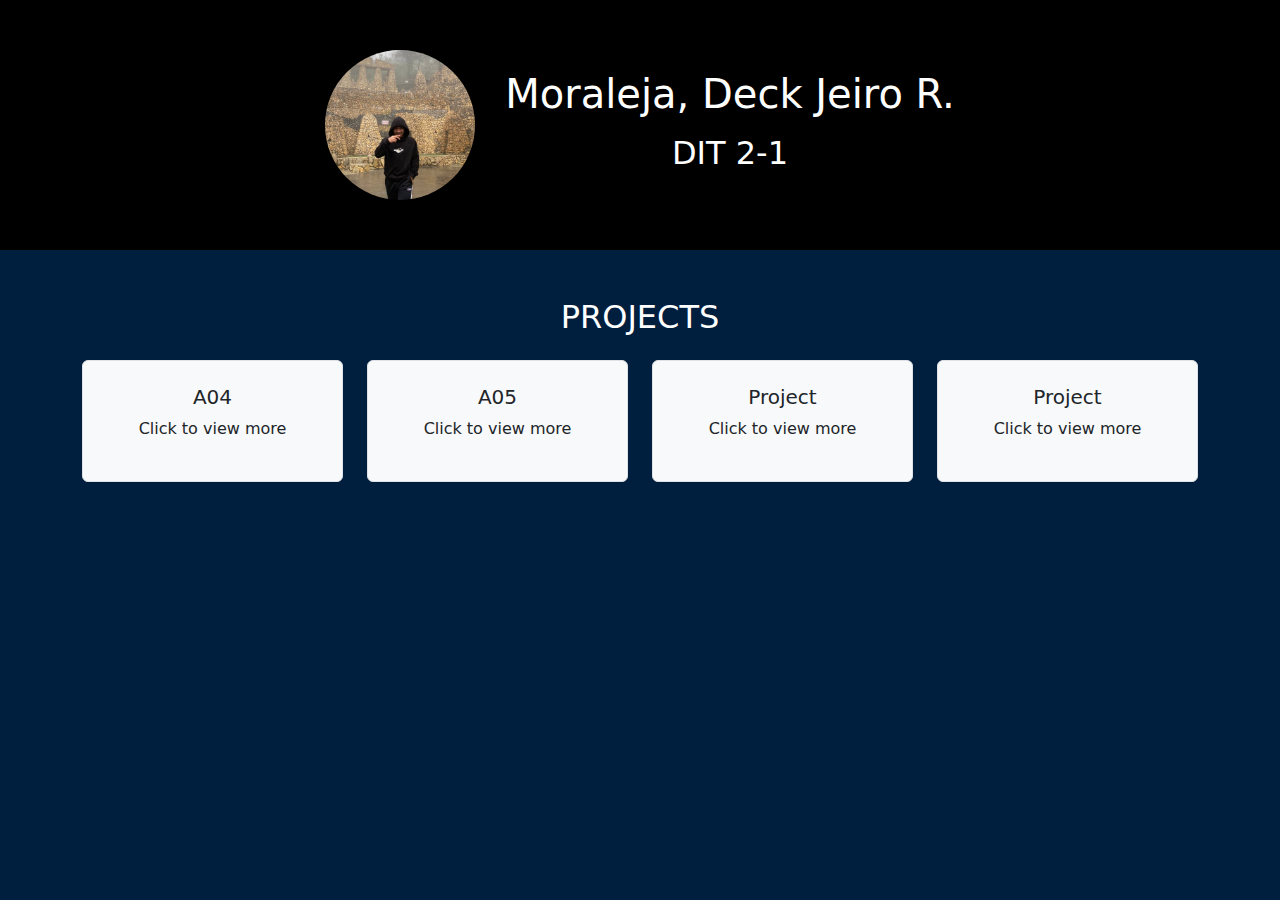
<file: index.html>
<!doctype html>
<html lang="en">

<head>
    <meta charset="utf-8">
    <meta name="viewport" content="width=device-width, initial-scale=1">
    <title>JEIRO'S PORTFOLIO</title>
    <link href="https://cdn.jsdelivr.net/npm/bootstrap@5.3.4/dist/css/bootstrap.min.css" rel="stylesheet">
    <style>
        body {
            background-color: #001f3f;
        }

        .hover-shadow:hover {
            box-shadow: 0 0.5rem 1rem rgba(45, 38, 87, 0.15);
            transform: translateY(-5px);
            transition: all 0.3s ease;
        }

    
        .header {
            height: 250px;
            display: flex;
            align-items: center;
            justify-content: center;
        }


        .circle-image {
            width: 150px;
            height: 150px;
            border-radius: 50%;
            background-color: white;
            margin-right: 30px;
            overflow: hidden;
            display: flex;
            justify-content: center;
            align-items: center;
        }

        .circle-image img {
            width: 150%;
            height: 150%;
            object-fit: cover;
        }

 
        .header-title {
            color: white;
        }
    </style>
</head>

<body>
    
    <div class="container-fluid text-center py-3 header" style="background-color: rgb(0, 0, 0);">
        <div class="d-flex align-items-center">
     
            <div class="circle-image">
                <img src="photo_2024-09-21_12-20-08.jpg" alt="Image">
            </div>
            <div>
                <h1 class="header-title">Moraleja, Deck Jeiro R.</h1>
               
                <h2 class="mt-3 text-white">DIT 2-1</h2>
            </div>
        </div>
    </div>
  
    <div class="container my-5">
        <h2 class="text-center mb-4 text-white">PROJECTS</h2>
        <div class="row text-center">
      
            <div class="col-md-3 mb-4">
                <a href="A04/index.html" class="text-decoration-none text-dark">
                    <div class="p-4 border bg-light rounded shadow-sm hover-shadow">
                        <h5>A04</h5>
                        <p>Click to view more</p>
                    </div>
                </a>
            </div>

          
            <div class="col-md-3 mb-4">
                <a href="#" class="text-decoration-none text-dark">
                    <div class="p-4 border bg-light rounded shadow-sm hover-shadow">
                        <h5>A05</h5>
                        <p>Click to view more</p>
                    </div>
                </a>
            </div>

        
            <div class="col-md-3 mb-4">
                <a href="#" class="text-decoration-none text-dark">
                    <div class="p-4 border bg-light rounded shadow-sm hover-shadow">
                        <h5>Project</h5>
                        <p>Click to view more</p>
                    </div>
                </a>
            </div>

         
            <div class="col-md-3 mb-4">
                <a href="#" class="text-decoration-none text-dark">
                    <div class="p-4 border bg-light rounded shadow-sm hover-shadow">
                        <h5>Project</h5>
                        <p>Click to view more</p>
                    </div>
                </a>
            </div>
        </div>
    </div>
</body>

</html>
</file>
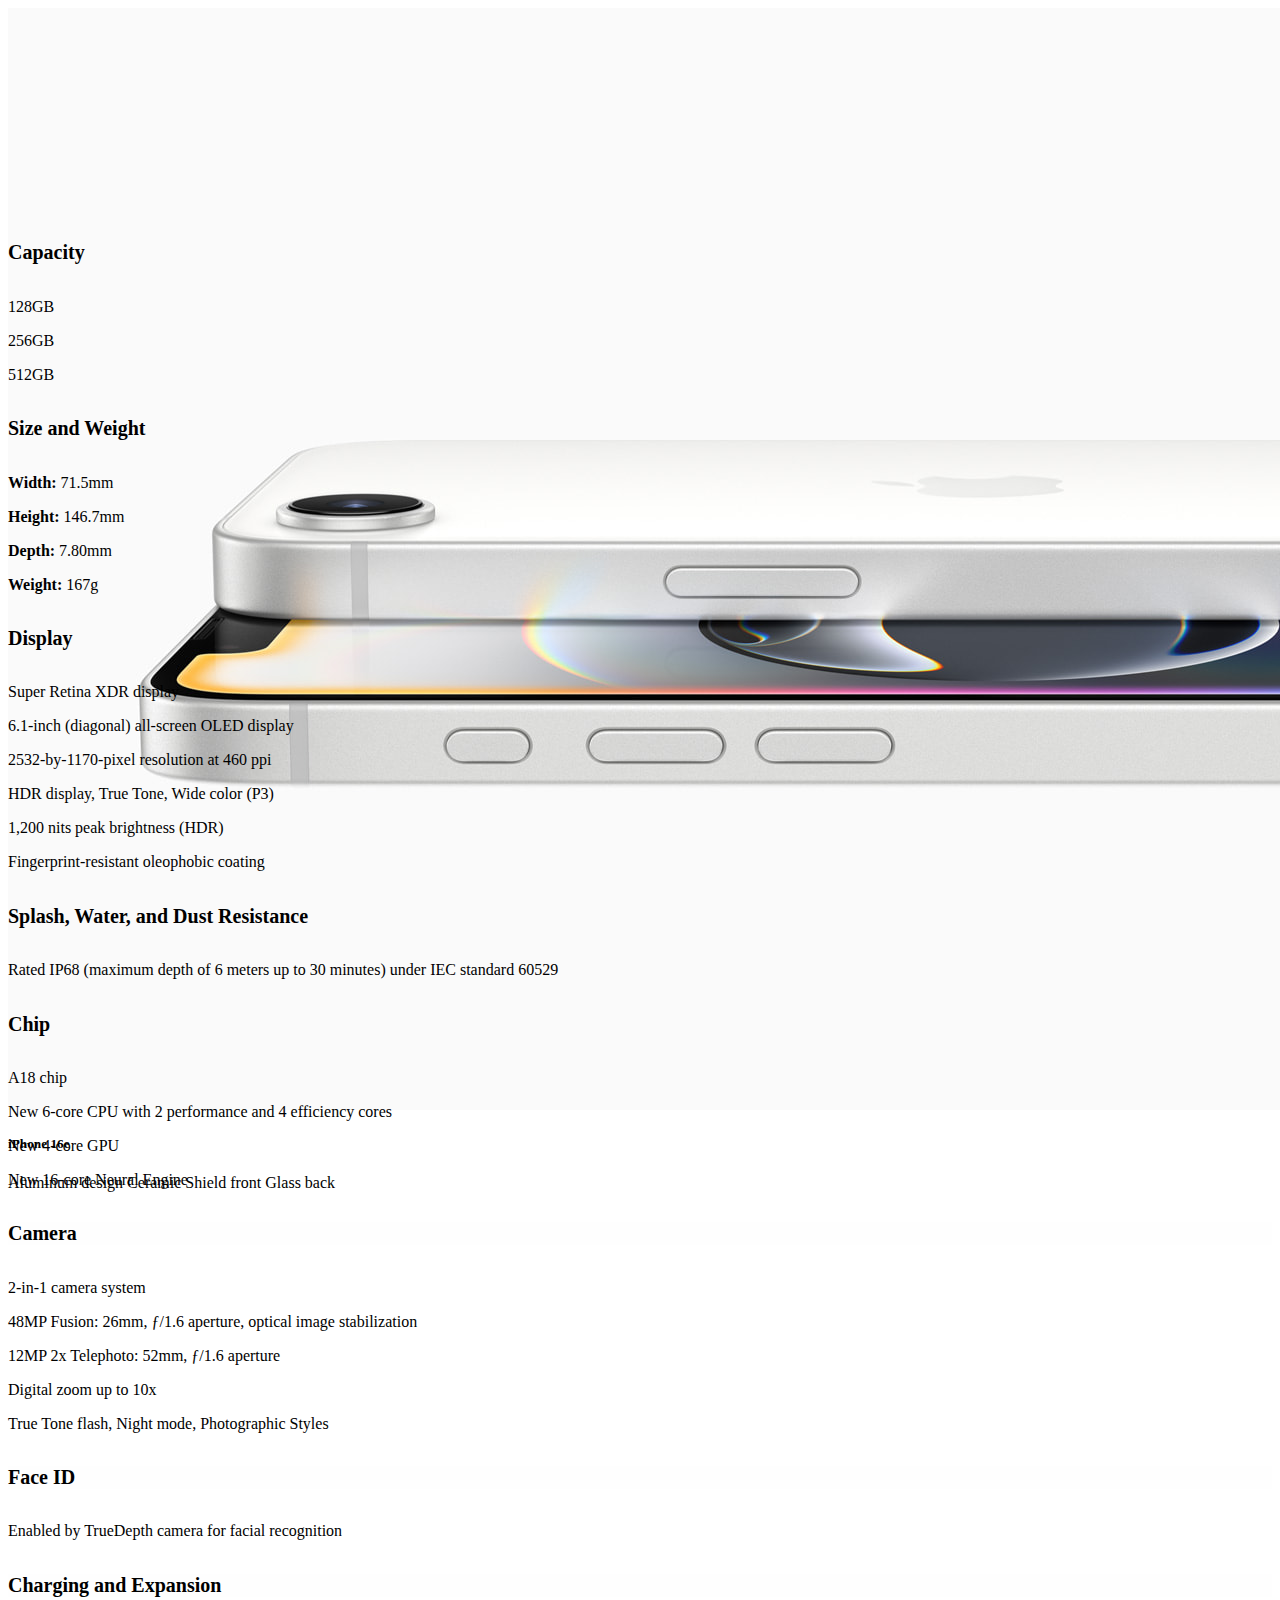
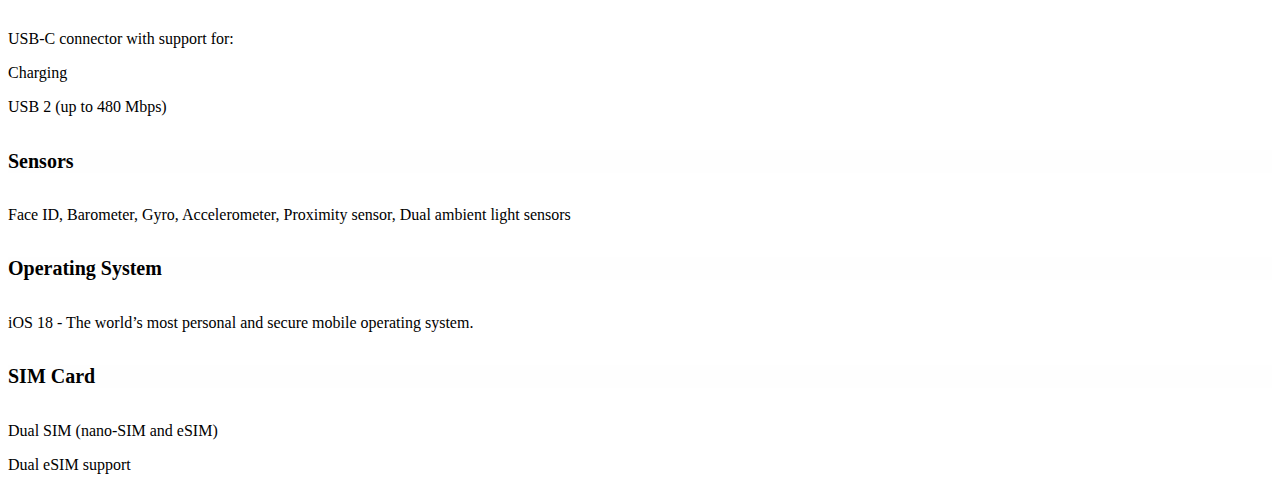
<file: A04/index.html>
<!doctype html>
<html lang="en">

<head>
  <meta charset="utf-8">
  <meta name="viewport" content="width=device-width, initial-scale=1">
  <title>AO4 - iPhone 16e Specs</title>
  <link href="https://cdn.jsdelivr.net/npm/bootstrap@5.3.5/dist/css/bootstrap.min.css" rel="stylesheet"
    integrity="sha384-SgOJa3DmI69IUzQ2PVdRZhwQ+dy64/BUtbMJw1MZ8t5HZApcHrRKUc4W0kG879m7" crossorigin="anonymous">
  <style>
    .spec-card h5 {
      font-size: 1.25rem;
      font-weight: bold;
    }
    .spec-card p {
      font-size: 1rem;
    }
    .card-header {
      background-color: #fefefe;
      color: rgb(0, 0, 0);
    }
  </style>
</head>

<body>

  <div class="container-fluid">
 
    <div class="row text-center">
      <div class="col-12">
        <div class="card shadow my-3 rounded-5 position-relative overflow-hidden"
          style="height: 200px; background-color: #286478;">
          <img src="Apple-iPhone-16e-2-up-250219_big.jpg.large_2x.jpg" alt="iPhone 16e" class="w-100 h-100 object-fit-cover position-absolute top-0 start-0">
          <div class="position-absolute top-0 start-0 w-100 h-100 d-flex flex-column justify-content-center align-items-center z-2">
            <h5 class="text-black fw-bold m-0">iPhone 16e</h5>
            <p class="text-black m-0 text-center">
              Aluminum design Ceramic Shield front
              Glass back
            </p>
          </div>
        </div>
      </div>
    </div>

   
    <div class="row text-center mt-5">
      <div class="col-md-6">
        <div class="card shadow my-3 rounded-5 spec-card">
          <div class="card-header">
            <h5 class="m-0">Capacity</h5>
          </div>
          <div class="card-body">
            <p>128GB</p>
            <p>256GB</p>
            <p>512GB</p>
          </div>
        </div>
      </div>
      
      <div class="col-md-6">
        <div class="card shadow my-3 rounded-5 spec-card">
          <div class="card-header">
            <h5 class="m-0">Size and Weight</h5>
          </div>
          <div class="card-body">
            <p><strong>Width:</strong> 71.5mm</p>
            <p><strong>Height:</strong> 146.7mm</p>
            <p><strong>Depth:</strong> 7.80mm</p>
            <p><strong>Weight:</strong> 167g</p>
          </div>
        </div>
      </div>

      <div class="col-md-6">
        <div class="card shadow my-3 rounded-5 spec-card">
          <div class="card-header">
            <h5 class="m-0">Display</h5>
          </div>
          <div class="card-body">
            <p>Super Retina XDR display</p>
            <p>6.1-inch (diagonal) all-screen OLED display</p>
            <p>2532-by-1170-pixel resolution at 460 ppi</p>
            <p>HDR display, True Tone, Wide color (P3)</p>
            <p>1,200 nits peak brightness (HDR)</p>
            <p>Fingerprint-resistant oleophobic coating</p>
          </div>
        </div>
      </div>

      <div class="col-md-6">
        <div class="card shadow my-3 rounded-5 spec-card">
          <div class="card-header">
            <h5 class="m-0">Splash, Water, and Dust Resistance</h5>
          </div>
          <div class="card-body">
            <p>Rated IP68 (maximum depth of 6 meters up to 30 minutes) under IEC standard 60529</p>
          </div>
        </div>
      </div>

      <div class="col-md-6">
        <div class="card shadow my-3 rounded-5 spec-card">
          <div class="card-header">
            <h5 class="m-0">Chip</h5>
          </div>
          <div class="card-body">
            <p>A18 chip</p>
            <p>New 6-core CPU with 2 performance and 4 efficiency cores</p>
            <p>New 4-core GPU</p>
            <p>New 16-core Neural Engine</p>
          </div>
        </div>
      </div>

      <div class="col-md-6">
        <div class="card shadow my-3 rounded-5 spec-card">
          <div class="card-header">
            <h5 class="m-0">Camera</h5>
          </div>
          <div class="card-body">
            <p>2-in-1 camera system</p>
            <p>48MP Fusion: 26mm, ƒ/1.6 aperture, optical image stabilization</p>
            <p>12MP 2x Telephoto: 52mm, ƒ/1.6 aperture</p>
            <p>Digital zoom up to 10x</p>
            <p>True Tone flash, Night mode, Photographic Styles</p>
          </div>
        </div>
      </div>

      <div class="col-md-6">
        <div class="card shadow my-3 rounded-5 spec-card">
          <div class="card-header">
            <h5 class="m-0">Face ID</h5>
          </div>
          <div class="card-body">
            <p>Enabled by TrueDepth camera for facial recognition</p>
          </div>
        </div>
      </div>

      <div class="col-md-6">
        <div class="card shadow my-3 rounded-5 spec-card">
          <div class="card-header">
            <h5 class="m-0">Charging and Expansion</h5>
          </div>
          <div class="card-body">
            <p>USB-C connector with support for:</p>
            <p>Charging</p>
            <p>USB 2 (up to 480 Mbps)</p>
          </div>
        </div>
      </div>

      <div class="col-md-6">
        <div class="card shadow my-3 rounded-5 spec-card">
          <div class="card-header">
            <h5 class="m-0">Sensors</h5>
          </div>
          <div class="card-body">
            <p>Face ID, Barometer, Gyro, Accelerometer, Proximity sensor, Dual ambient light sensors</p>
          </div>
        </div>
      </div>

      <div class="col-md-6">
        <div class="card shadow my-3 rounded-5 spec-card">
          <div class="card-header">
            <h5 class="m-0">Operating System</h5>
          </div>
          <div class="card-body">
            <p>iOS 18 - The world’s most personal and secure mobile operating system.</p>
          </div>
        </div>
      </div>

      <div class="col-md-6">
        <div class="card shadow my-3 rounded-5 spec-card">
          <div class="card-header">
            <h5 class="m-0">SIM Card</h5>
          </div>
          <div class="card-body">
            <p>Dual SIM (nano-SIM and eSIM)</p>
            <p>Dual eSIM support</p>
          </div>
        </div>
      </div>
    </div>
  </div>

</body>

</html>
</file>
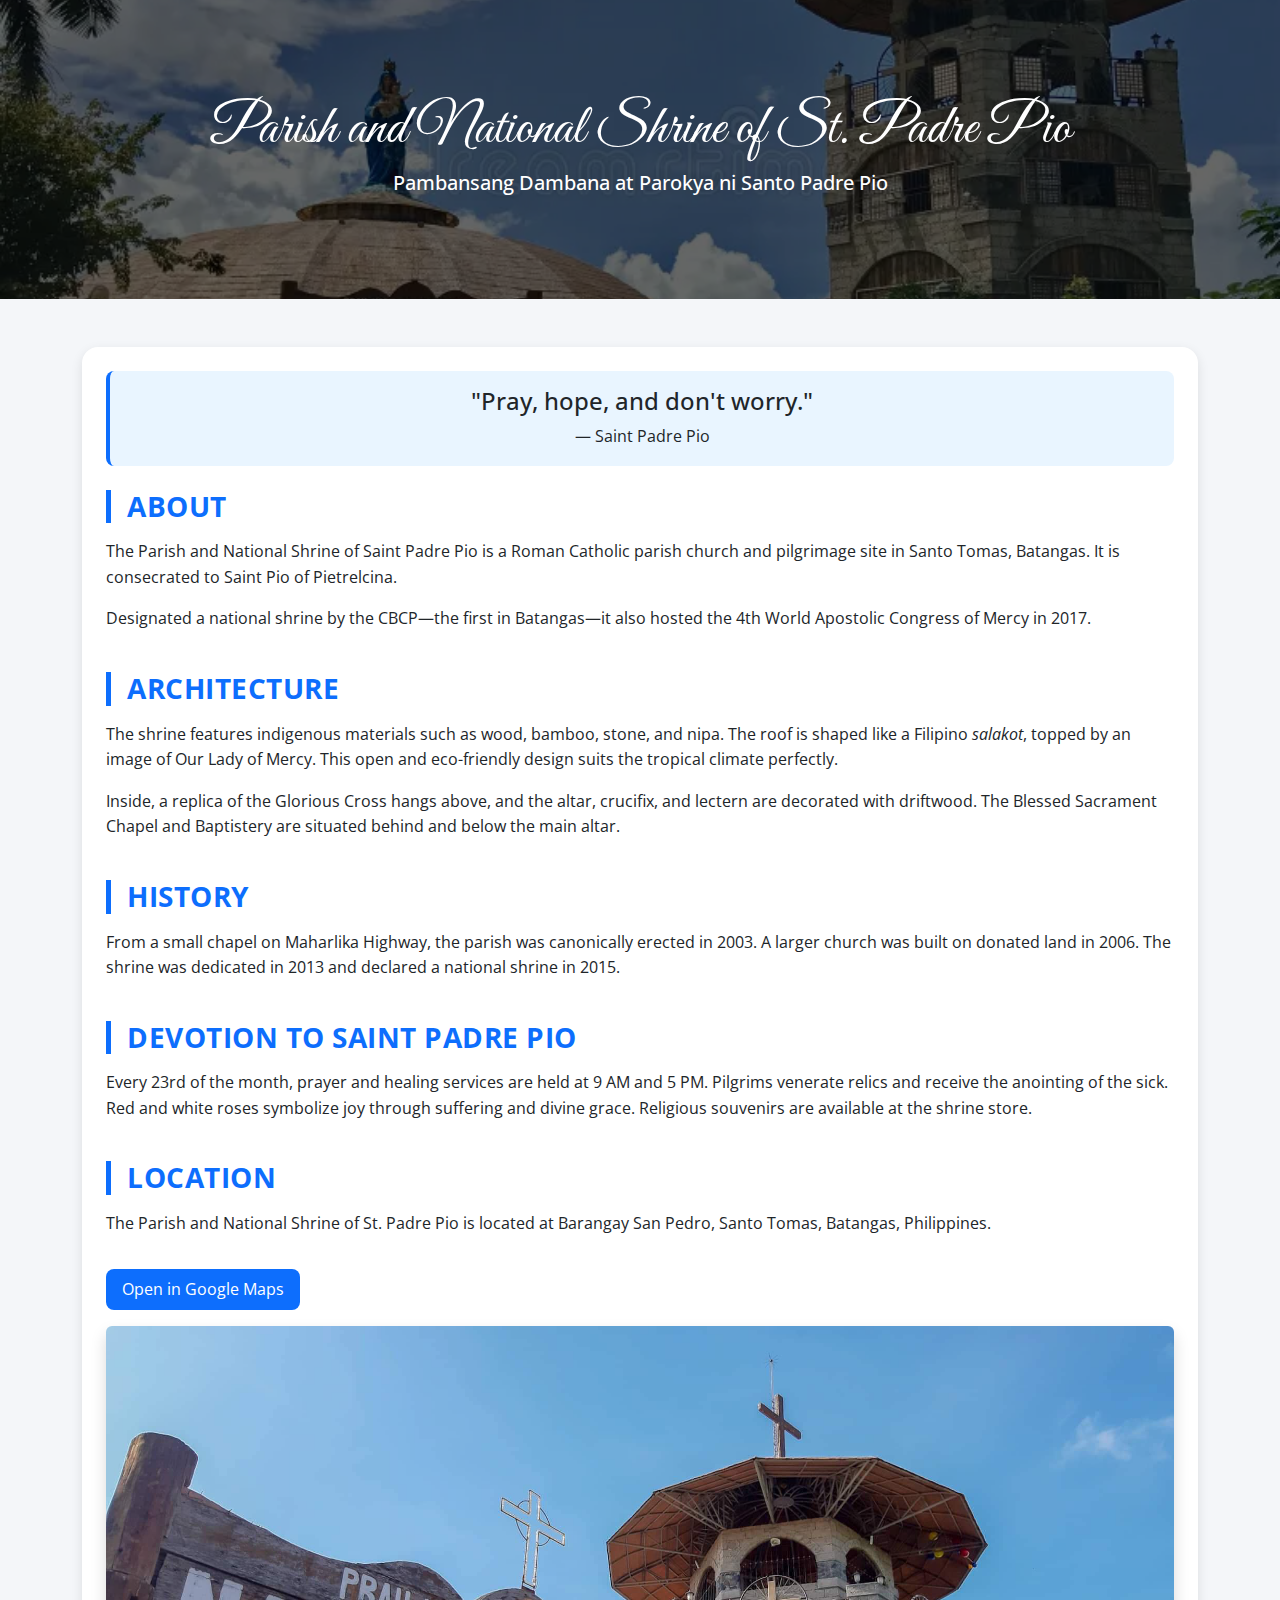
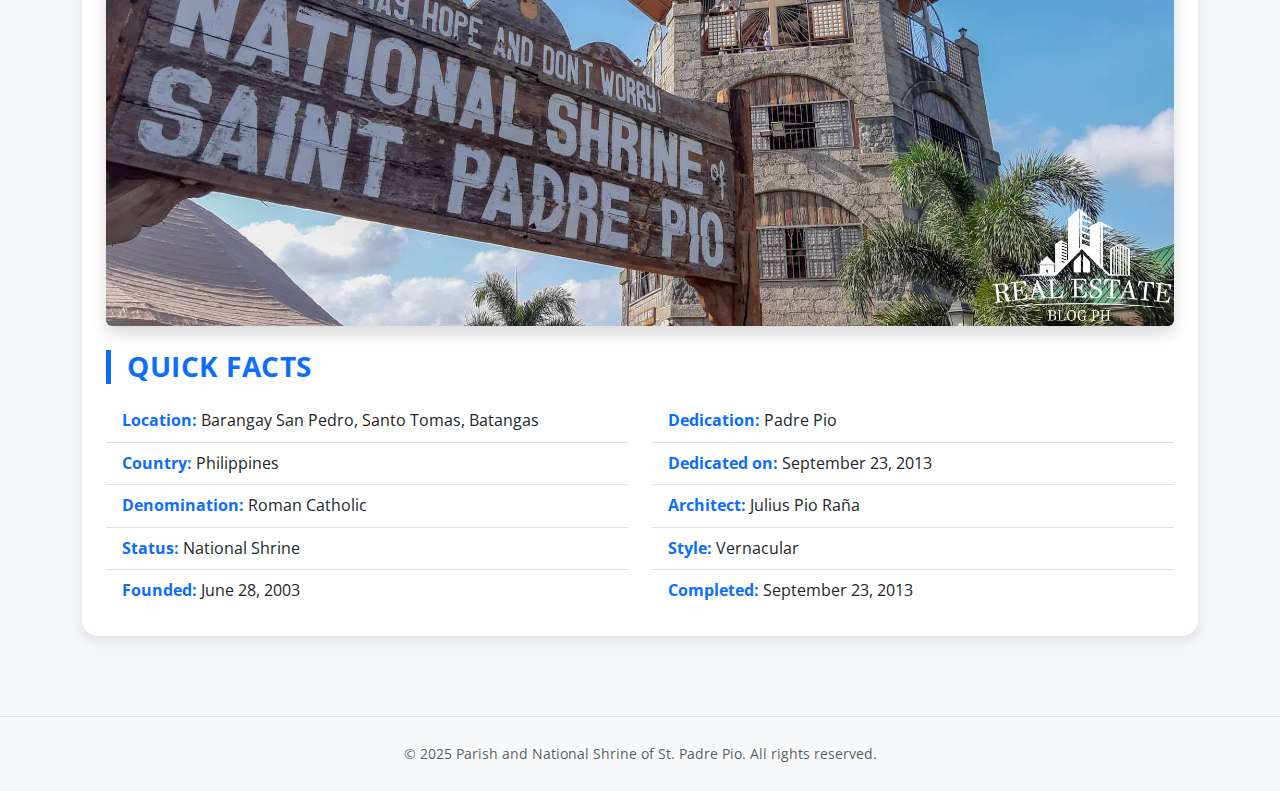
<file: A05/index.html>
<!doctype html>
<html lang="en">

<head>
  <meta charset="utf-8">
  <meta name="viewport" content="width=device-width, initial-scale=1">
  <title>Padre Pio Shrine</title>
  <link href="https://cdn.jsdelivr.net/npm/bootstrap@5.3.5/dist/css/bootstrap.min.css" rel="stylesheet">
  <link href="https://fonts.googleapis.com/css2?family=Great+Vibes&family=Open+Sans:wght@300;400;600&display=swap" rel="stylesheet">
  <style>
    body {
      font-family: 'Open Sans', sans-serif;
      line-height: 1.6;
      background-color: #f4f6f9;
    }

    header {
      background: url('shrine-saint-padre-pio-located-sto-tomas-batangas-philippines-98920430.webp') center center / cover no-repeat;
      color: white;
      text-align: center;
      position: relative;
    }

    header::before {
      content: "";
      position: absolute;
      top: 0;
      left: 0;
      width: 100%;
      height: 100%;
      background-color: rgba(0, 0, 0, 0.6);
      z-index: 0;
    }

    header .container {
      position: relative;
      z-index: 1;
      padding: 6rem 1rem;
    }

    header h1 {
      font-family: 'Great Vibes', cursive;
      font-size: 3rem;
    }

    .section-title {
      border-left: 5px solid #0d6efd;
      padding-left: 1rem;
      margin-bottom: 1rem;
      font-weight: bold;
      font-size: 1.75rem;
      color: #0d6efd;
      text-transform: uppercase;
      letter-spacing: 0.5px;
    }

    footer {
      border-top: 1px solid #dee2e6;
      background-color: #f8f9fa;
    }

    .list-group-item strong {
      color: #0d6efd;
    }

    .card {
      border: none;
      border-radius: 1rem;
      box-shadow: 0 4px 12px rgba(0, 0, 0, 0.1);
      margin-bottom: 2rem;
      background-color: #ffffff;
    }

    a.btn-map {
      display: inline-block;
      margin-top: 1rem;
      background-color: #0d6efd;
      color: white;
      padding: 0.5rem 1rem;
      border-radius: 0.5rem;
      text-decoration: none;
      transition: background-color 0.3s;
    }

    a.btn-map:hover {
      background-color: #084298;
      color: #fff;
    }

    .highlight {
      background-color: #e9f5ff;
      padding: 1rem;
      border-left: 4px solid #0d6efd;
      border-radius: 0.5rem;
      margin-bottom: 1.5rem;
    }
  </style>
</head>

<body>
  <header>
    <div class="container">
      <h1 class="display-4">Parish and National Shrine of St. Padre Pio</h1>
      <h2 class="h5">Pambansang Dambana at Parokya ni Santo Padre Pio</h2>
    </div>
  </header>

  <main class="container py-5">
    <div class="card p-4">
      <div class="highlight text-center">
        <h4 class="mb-2">"Pray, hope, and don't worry."</h4>
        <p class="mb-0">— Saint Padre Pio</p>
      </div>

      <section class="mb-4">
        <h3 class="section-title" id="about" title="About the Shrine" aria-label="About the Shrine">About</h3>
        <p>The Parish and National Shrine of Saint Padre Pio is a Roman Catholic parish church and pilgrimage site in Santo Tomas, Batangas. It is consecrated to Saint Pio of Pietrelcina.</p>
        <p>Designated a national shrine by the CBCP—the first in Batangas—it also hosted the 4th World Apostolic Congress of Mercy in 2017.</p>
      </section>

      <section class="mb-4">
        <h3 class="section-title" id="architecture" title="Architectural Style and Design" aria-label="Architecture of the Shrine">Architecture</h3>
        <p>The shrine features indigenous materials such as wood, bamboo, stone, and nipa. The roof is shaped like a Filipino <em>salakot</em>, topped by an image of Our Lady of Mercy. This open and eco-friendly design suits the tropical climate perfectly.</p>
        <p>Inside, a replica of the Glorious Cross hangs above, and the altar, crucifix, and lectern are decorated with driftwood. The Blessed Sacrament Chapel and Baptistery are situated behind and below the main altar.</p>
      </section>

      <section class="mb-4">
        <h3 class="section-title" id="history" title="Historical Background" aria-label="History of the Shrine">History</h3>
        <p>From a small chapel on Maharlika Highway, the parish was canonically erected in 2003. A larger church was built on donated land in 2006. The shrine was dedicated in 2013 and declared a national shrine in 2015.</p>
      </section>

      <section class="mb-4">
        <h3 class="section-title" id="devotion" title="Devotional Activities" aria-label="Devotion to Saint Padre Pio">Devotion to Saint Padre Pio</h3>
        <p>Every 23rd of the month, prayer and healing services are held at 9 AM and 5 PM. Pilgrims venerate relics and receive the anointing of the sick. Red and white roses symbolize joy through suffering and divine grace. Religious souvenirs are available at the shrine store.</p>
      </section>

      <section class="mb-4">
        <h3 class="section-title" id="location" title="Shrine Location" aria-label="Location of the Shrine">Location</h3>
        <p>The Parish and National Shrine of St. Padre Pio is located at Barangay San Pedro, Santo Tomas, Batangas, Philippines.</p>
        <a class="btn-map" href="https://www.google.com/maps/place/Padre+Pio+Shrine+Batangas" target="_blank">Open in Google Maps</a>
        <img src="copy_img_0511.jpg" alt="Map preview of Padre Pio Shrine" class="img-fluid mt-3 rounded shadow">
      </section>

      <section>
        <h3 class="section-title" id="facts" title="Key Facts" aria-label="Quick Facts about the Shrine">Quick Facts</h3>
        <div class="row">
          <div class="col-md-6">
            <ul class="list-group list-group-flush">
              <li class="list-group-item"><strong>Location:</strong> Barangay San Pedro, Santo Tomas, Batangas</li>
              <li class="list-group-item"><strong>Country:</strong> Philippines</li>
              <li class="list-group-item"><strong>Denomination:</strong> Roman Catholic</li>
              <li class="list-group-item"><strong>Status:</strong> National Shrine</li>
              <li class="list-group-item"><strong>Founded:</strong> June 28, 2003</li>
            </ul>
          </div>
          <div class="col-md-6">
            <ul class="list-group list-group-flush">
              <li class="list-group-item"><strong>Dedication:</strong> Padre Pio</li>
              <li class="list-group-item"><strong>Dedicated on:</strong> September 23, 2013</li>
              <li class="list-group-item"><strong>Architect:</strong> Julius Pio Raña</li>
              <li class="list-group-item"><strong>Style:</strong> Vernacular</li>
              <li class="list-group-item"><strong>Completed:</strong> September 23, 2013</li>
            </ul>
          </div>
        </div>
      </section>
    </div>
  </main>

  <footer class="text-center text-muted py-4">
    <small>&copy; 2025 Parish and National Shrine of St. Padre Pio. All rights reserved.</small>
  </footer>

  <script src="https://cdn.jsdelivr.net/npm/bootstrap@5.3.5/dist/js/bootstrap.bundle.min.js"></script>
</body>

</html>
</file>
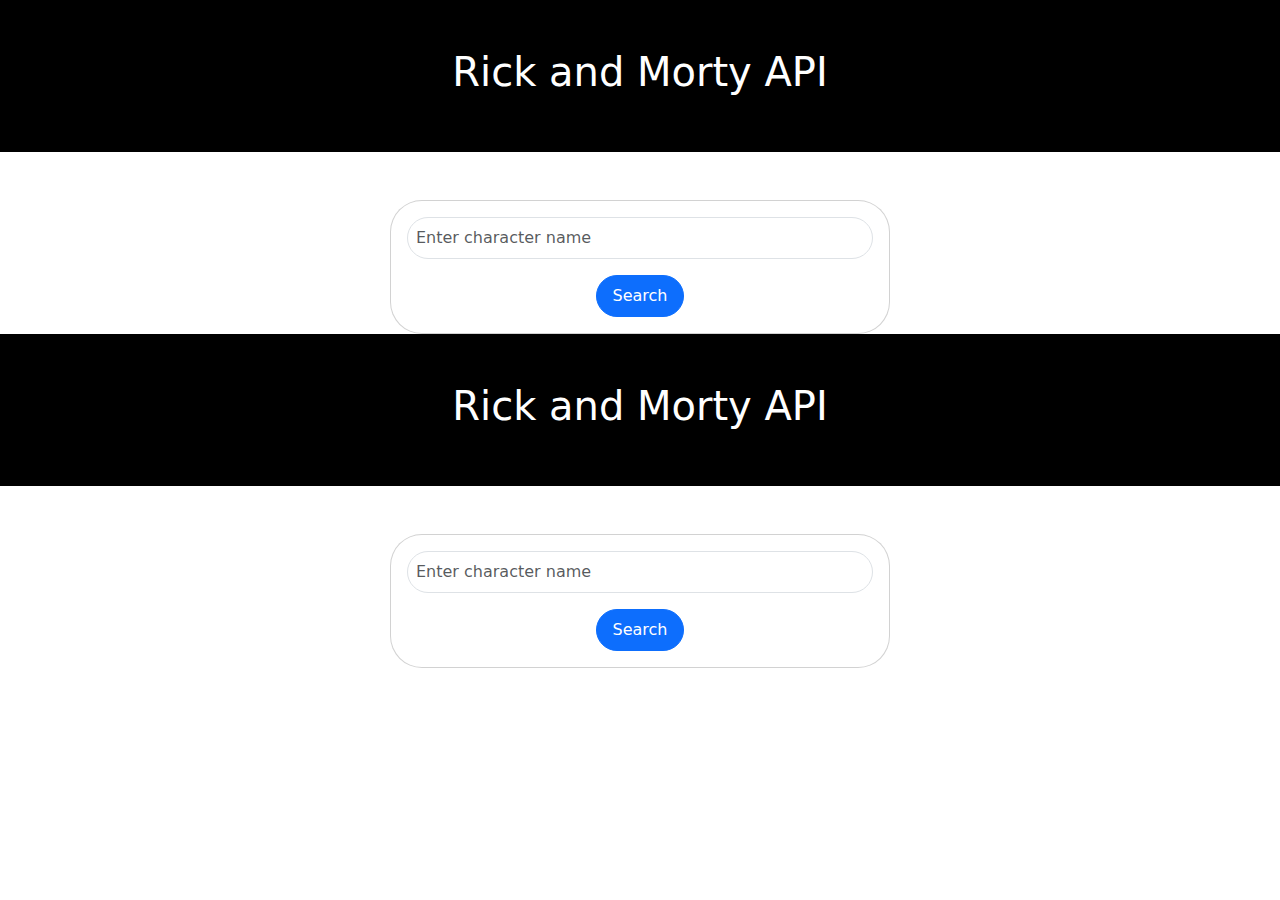
<file: A07/index.html>
<!doctype html>
<html lang="en">

<head>
  <meta charset="utf-8">
  <meta name="viewport" content="width=device-width, initial-scale=1">
  <title>rickandmortyapi</title>
  <link href="https://cdn.jsdelivr.net/npm/bootstrap@5.3.5/dist/css/bootstrap.min.css" rel="stylesheet">
</head>

<body>
  <div class="container-fluid py-5" style="background-color: rgb(0, 0, 0);">
    <div class="container">
      <div class="row">
        <div class="col text-center">
          <div class="h1" style="color: white">Rick and Morty API</div>
        </div>
      </div>
    </div>
  </div>

  <div class="container mt-5">
    <div class="row">
      <div class="col">
        <div class="card rounded-5 p-3 mx-auto text-center" style="max-width: 500px">
          <form onsubmit="event.preventDefault(); goToCharacter();">
            <input type="text" class="form-control rounded-5 p-2 mb-3" id="rickandmortyapiNameSearch" placeholder="Enter character name">
            <input type="submit" class="btn btn-primary rounded-5 py-2 px-3" value="Search">
          </form>
        </div>
      </div>
    </div>
  </div>

  <script>
    function goToCharacter() {
      const input = document.getElementById("rickandmortyapiNameSearch").value.trim();
      if (input === "") {
        alert("Please enter a character name.");
        return;
      }
      window.location.href = `character.html?name=${encodeURIComponent(input)}`;
    }
  </script>
</body>

</html>
<!doctype html>
<html lang="en">

<head>
  <meta charset="utf-8">
  <meta name="viewport" content="width=device-width, initial-scale=1">
  <title>rickandmortyapi</title>
  <link href="https://cdn.jsdelivr.net/npm/bootstrap@5.3.5/dist/css/bootstrap.min.css" rel="stylesheet">
</head>

<body>
  <div class="container-fluid py-5" style="background-color: rgb(0, 0, 0);">
    <div class="container">
      <div class="row">
        <div class="col text-center">
          <div class="h1" style="color: white">Rick and Morty API</div>
        </div>
      </div>
    </div>
  </div>

  <div class="container mt-5">
    <div class="row">
      <div class="col">
        <div class="card rounded-5 p-3 mx-auto text-center" style="max-width: 500px">
          <form onsubmit="event.preventDefault(); goToCharacter();">
            <input type="text" class="form-control rounded-5 p-2 mb-3" id="rickandmortyapiNameSearch" placeholder="Enter character name">
            <input type="submit" class="btn btn-primary rounded-5 py-2 px-3" value="Search">
          </form>
        </div>
      </div>
    </div>
  </div>

  <script>
    function goToCharacter() {
      const input = document.getElementById("rickandmortyapiNameSearch").value.trim();
      if (input === "") {
        alert("Please enter a character name.");
        return;
      }
      window.location.href = `character.html?name=${encodeURIComponent(input)}`;
    }
  </script>
</body>

</html>
</file>
